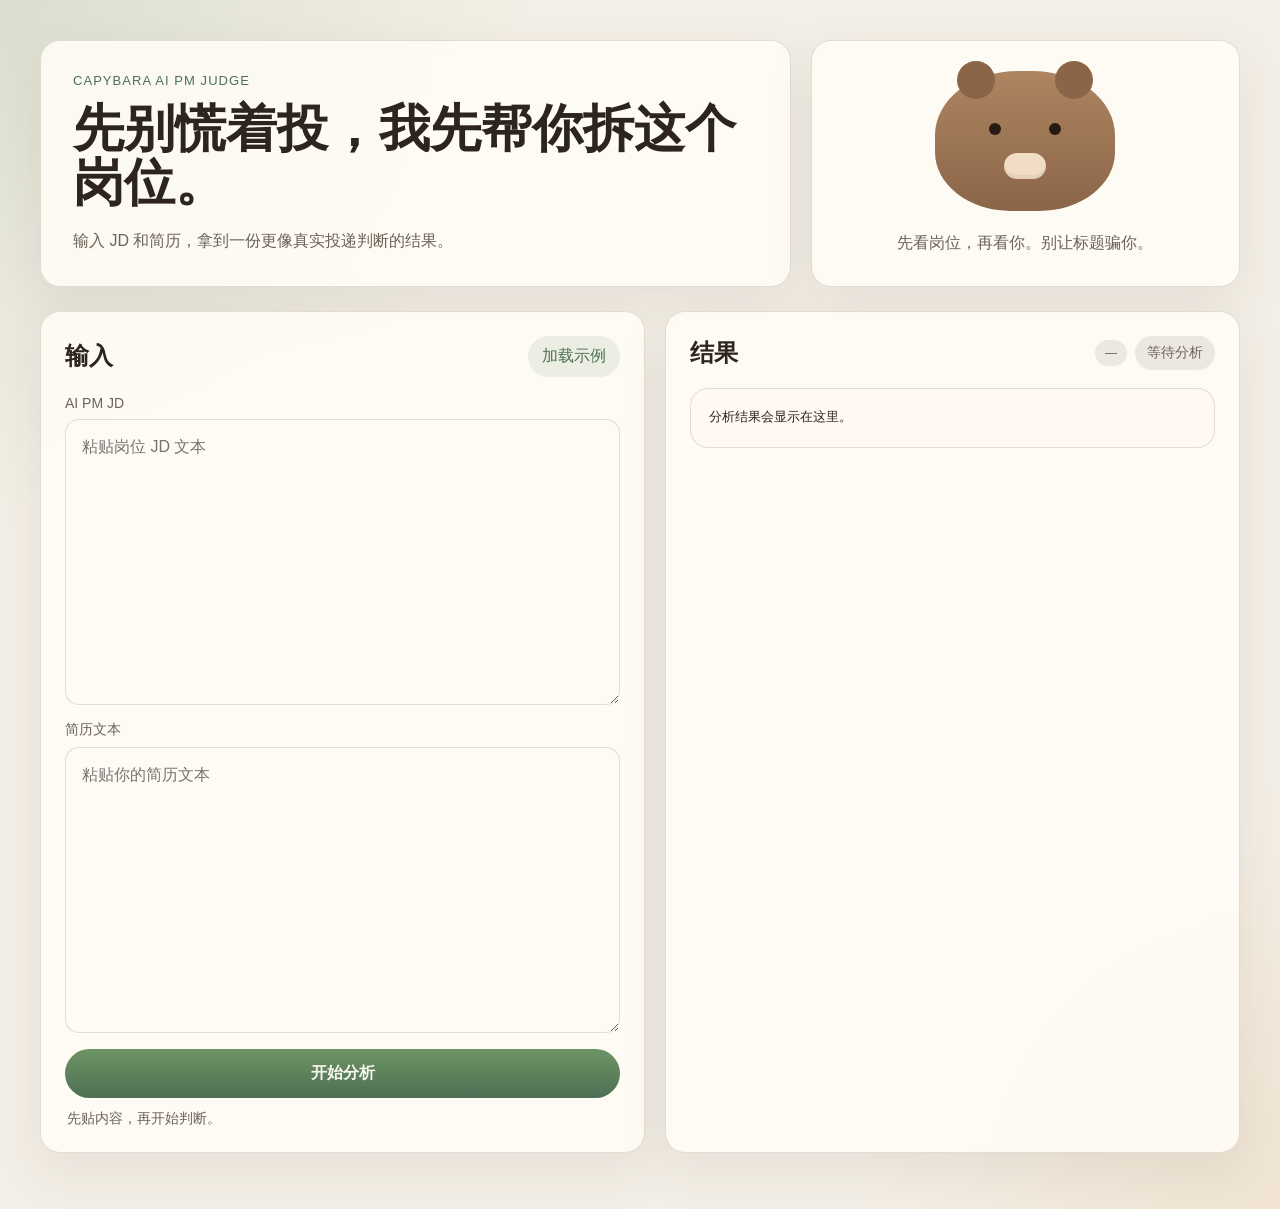
<file: static/index.html>
<!DOCTYPE html>
<html lang="zh-CN">
  <head>
    <meta charset="UTF-8" />
    <meta name="viewport" content="width=device-width, initial-scale=1.0" />
    <title>AI PM 岗位判断工具</title>
    <link rel="stylesheet" href="/static/styles.css" />
  </head>
  <body>
    <main class="page-shell">
      <section class="hero">
        <div class="hero-copy">
          <p class="eyebrow">Capybara AI PM Judge</p>
          <h1>先别慌着投，我先帮你拆这个岗位。</h1>
          <p class="subtitle">
            输入 JD 和简历，拿到一份更像真实投递判断的结果。
          </p>
        </div>
        <div class="capybara-card">
          <div class="capybara-face" aria-hidden="true">
            <span class="ear left"></span>
            <span class="ear right"></span>
            <span class="eye left"></span>
            <span class="eye right"></span>
            <span class="nose"></span>
          </div>
          <p class="capybara-line">先看岗位，再看你。别让标题骗你。</p>
        </div>
      </section>

      <section class="tool-grid">
        <form id="analyze-form" class="panel input-panel">
          <div class="panel-head">
            <h2>输入</h2>
            <button type="button" id="load-demo" class="ghost-button">加载示例</button>
          </div>

          <label class="field">
            <span>AI PM JD</span>
            <textarea
              id="jd-text"
              name="jd_text"
              rows="10"
              placeholder="粘贴岗位 JD 文本"
              required
            ></textarea>
          </label>

          <label class="field">
            <span>简历文本</span>
            <textarea
              id="resume-text"
              name="resume_text"
              rows="10"
              placeholder="粘贴你的简历文本"
              required
            ></textarea>
          </label>

          <button type="submit" id="submit-button" class="primary-button">开始分析</button>
          <p id="status-line" class="status-line">先贴内容，再开始判断。</p>
        </form>

        <section class="panel result-panel" id="result-panel">
          <div class="panel-head">
            <h2>结果</h2>
            <div class="badge-group">
              <span class="version-badge" id="workflow-version">—</span>
              <span class="result-badge idle" id="recommendation-badge">等待分析</span>
            </div>
          </div>

          <pre id="raw-output" class="raw-output">分析结果会显示在这里。</pre>
        </section>
      </section>
    </main>

    <script src="/static/app.js"></script>
  </body>
</html>
</file>
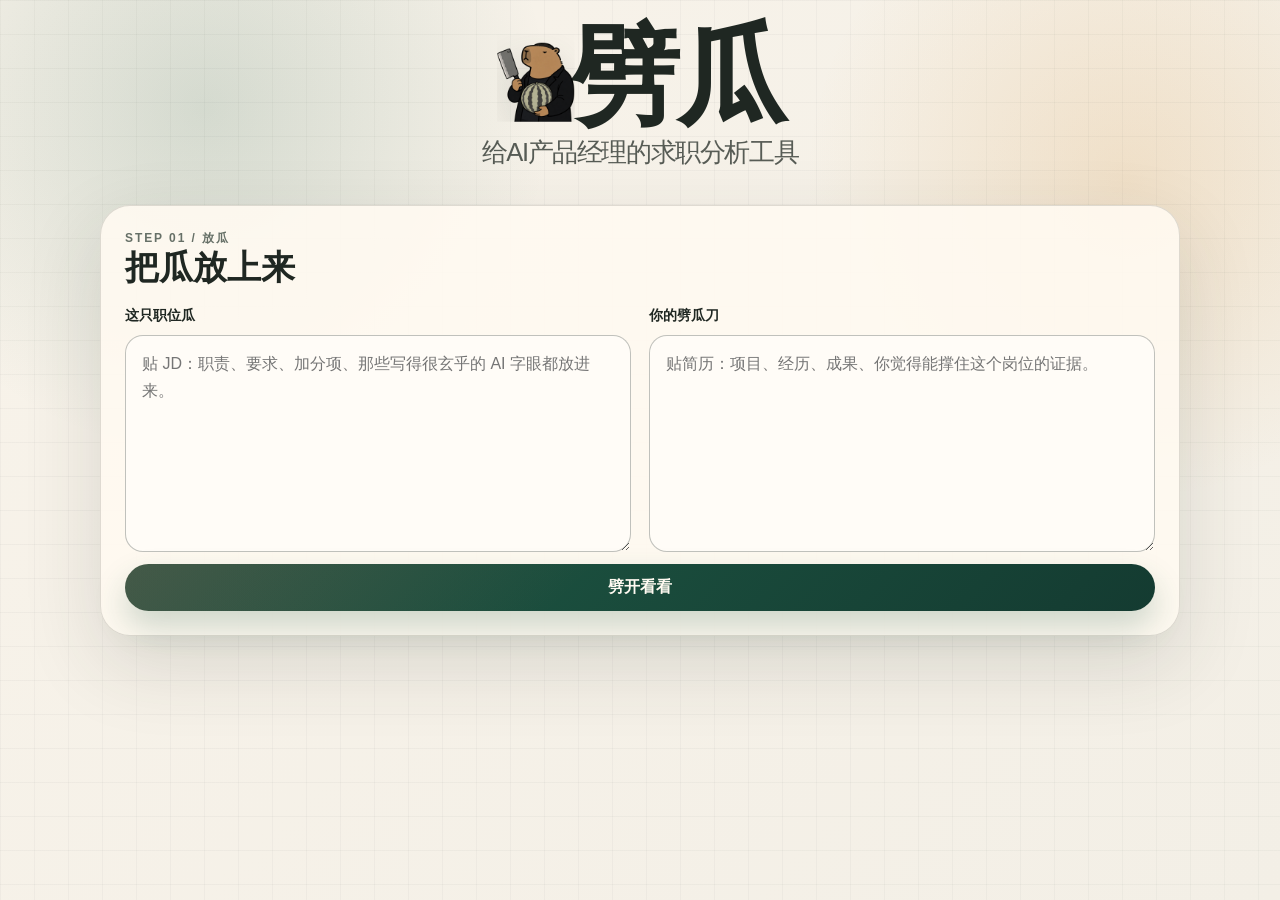
<file: static/design-preview-01.html>
<!DOCTYPE html>
<html lang="zh-CN">
  <head>
    <meta charset="UTF-8" />
    <meta name="viewport" content="width=device-width, initial-scale=1.0" />
    <title>劈瓜 - 三步交互预览 01</title>
    <link rel="stylesheet" href="design-preview-01.css" />
  </head>
  <body>
    <main class="preview-page" id="preview-page" data-state="input">
      <div class="corner-brand" aria-hidden="true">劈瓜</div>

      <header class="topbar" aria-label="页面说明">
        <div class="brand-lockup">
          <div class="brand-row">
            <img
              class="hero-mark"
              src="/static/assets/pigua/frame-01.png"
              alt="拿着刀和西瓜的卡皮巴拉"
            />
            <h1>劈瓜</h1>
          </div>
          <p class="hero-subtitle">给AI产品经理的求职分析工具</p>
        </div>
      </header>

      <section class="material-summary" id="material-summary" hidden>
        <div>
          <span class="summary-dot" aria-hidden="true"></span>
          <strong>瓜和刀都收好了</strong>
          <p>职位瓜和你的劈瓜刀已保留在本页，仅用于这次交互预览。</p>
        </div>
        <div class="summary-actions">
          <button class="quiet-button" type="button" id="toggle-materials">展开查看</button>
          <button class="quiet-button" type="button" id="reset-button">重新输入</button>
        </div>
      </section>

      <section class="material-detail" id="material-detail" hidden>
        <article>
          <span>这只职位瓜</span>
          <p id="jd-preview"></p>
        </article>
        <article>
          <span>你的劈瓜刀</span>
          <p id="resume-preview"></p>
        </article>
      </section>

      <section class="view input-view" id="input-view" aria-labelledby="input-title">
        <form class="input-card" id="preview-form">
          <div class="card-head">
            <p class="section-label">Step 01 / 放瓜</p>
            <h2 id="input-title">把瓜放上来</h2>
          </div>

          <div class="input-grid">
            <label class="field">
              <span>这只职位瓜</span>
              <textarea
                id="jd-text"
                rows="7"
                placeholder="贴 JD：职责、要求、加分项、那些写得很玄乎的 AI 字眼都放进来。"
              ></textarea>
            </label>

            <label class="field">
              <span>你的劈瓜刀</span>
              <textarea
                id="resume-text"
                rows="7"
                placeholder="贴简历：项目、经历、成果、你觉得能撑住这个岗位的证据。"
              ></textarea>
            </label>
          </div>

          <p class="form-error" id="form-error" role="alert" hidden>瓜和刀都得有，不然劈不了。</p>
          <button class="primary-button" type="submit">劈开看看</button>
        </form>
      </section>

      <section class="view loading-view" id="loading-view" aria-labelledby="loading-title" hidden>
        <div class="loading-card">
          <div class="loading-hero">
            <div class="loading-mascot" aria-label="卡皮巴拉正在劈瓜">
              <img
                id="mascot-frame"
                src="/static/assets/pigua/frame-01.png"
                alt="卡皮巴拉正在劈开一只职位瓜"
              />
              <div class="mascot-placeholder" id="mascot-placeholder" hidden>
                <strong>卡皮巴拉劈瓜.gif</strong>
                <span>把多模态帧图放到 static/assets/pigua/ 后会自动播放。</span>
              </div>
            </div>
          </div>
          <div class="card-head centered">
            <p class="section-label">Step 02 / 劈瓜</p>
            <h2 id="loading-title">正在劈瓜</h2>
          </div>

          <div class="loading-progress" aria-label="分析步骤">
            <div class="loading-progress-track" aria-hidden="true">
              <div class="loading-progress-fill"></div>
            </div>
            <ol class="loading-progress-steps">
              <li>
                <span class="progress-dot" aria-hidden="true"></span>
                <strong>看瓜皮</strong>
                <em>岗位标题有没有虚标</em>
              </li>
              <li>
                <span class="progress-dot" aria-hidden="true"></span>
                <strong>掂重量</strong>
                <em>JD 要求是不是离谱</em>
              </li>
              <li>
                <span class="progress-dot" aria-hidden="true"></span>
                <strong>找吸铁石</strong>
                <em>识别伪 AI 和外包味</em>
              </li>
              <li>
                <span class="progress-dot" aria-hidden="true"></span>
                <strong>看瓜瓤</strong>
                <em>匹配你的真实经历</em>
              </li>
            </ol>
          </div>
        </div>
      </section>

      <section class="view result-view" id="result-view" aria-labelledby="result-title" hidden>
        <div class="result-output-card">
          <div class="result-output-head">
            <p class="section-label">Step 03 / 看瓤</p>
            <h2 id="result-title">验瓜结果</h2>
          </div>
          <article class="result-output" aria-label="分析结果">
            <p>
              半熟，可投，但别裸投。
            </p>
            <p>
              这只职位瓜不是生瓜蛋子，岗位更偏真 AI 应用型 PM，不是纯算法或模型训练岗位。
              你有用户场景拆解、需求优先级和跨团队推进的相近经历，可以投。
            </p>
            <p>
              但现在的问题是：你的简历表达还没有把 AI 产品判断、能力边界、效果评估和落地证据劈出来。
              部分经历看起来像项目协同记录，不像产品负责人做出的关键判断。
            </p>
            <p>
              投之前先补刀：把最相关的一段经历改成“业务问题 -> AI 方案 -> 指标变化 -> 你的判断”。
              再准备两个反问：岗位 AI 能力成熟度，以及 PM 对效果指标的 ownership。
            </p>
          </article>
          <button class="primary-button result-action" type="button" id="result-reset-button">换个瓜再劈</button>
        </div>
      </section>
    </main>

    <script src="design-preview-01.js"></script>
  </body>
</html>
</file>
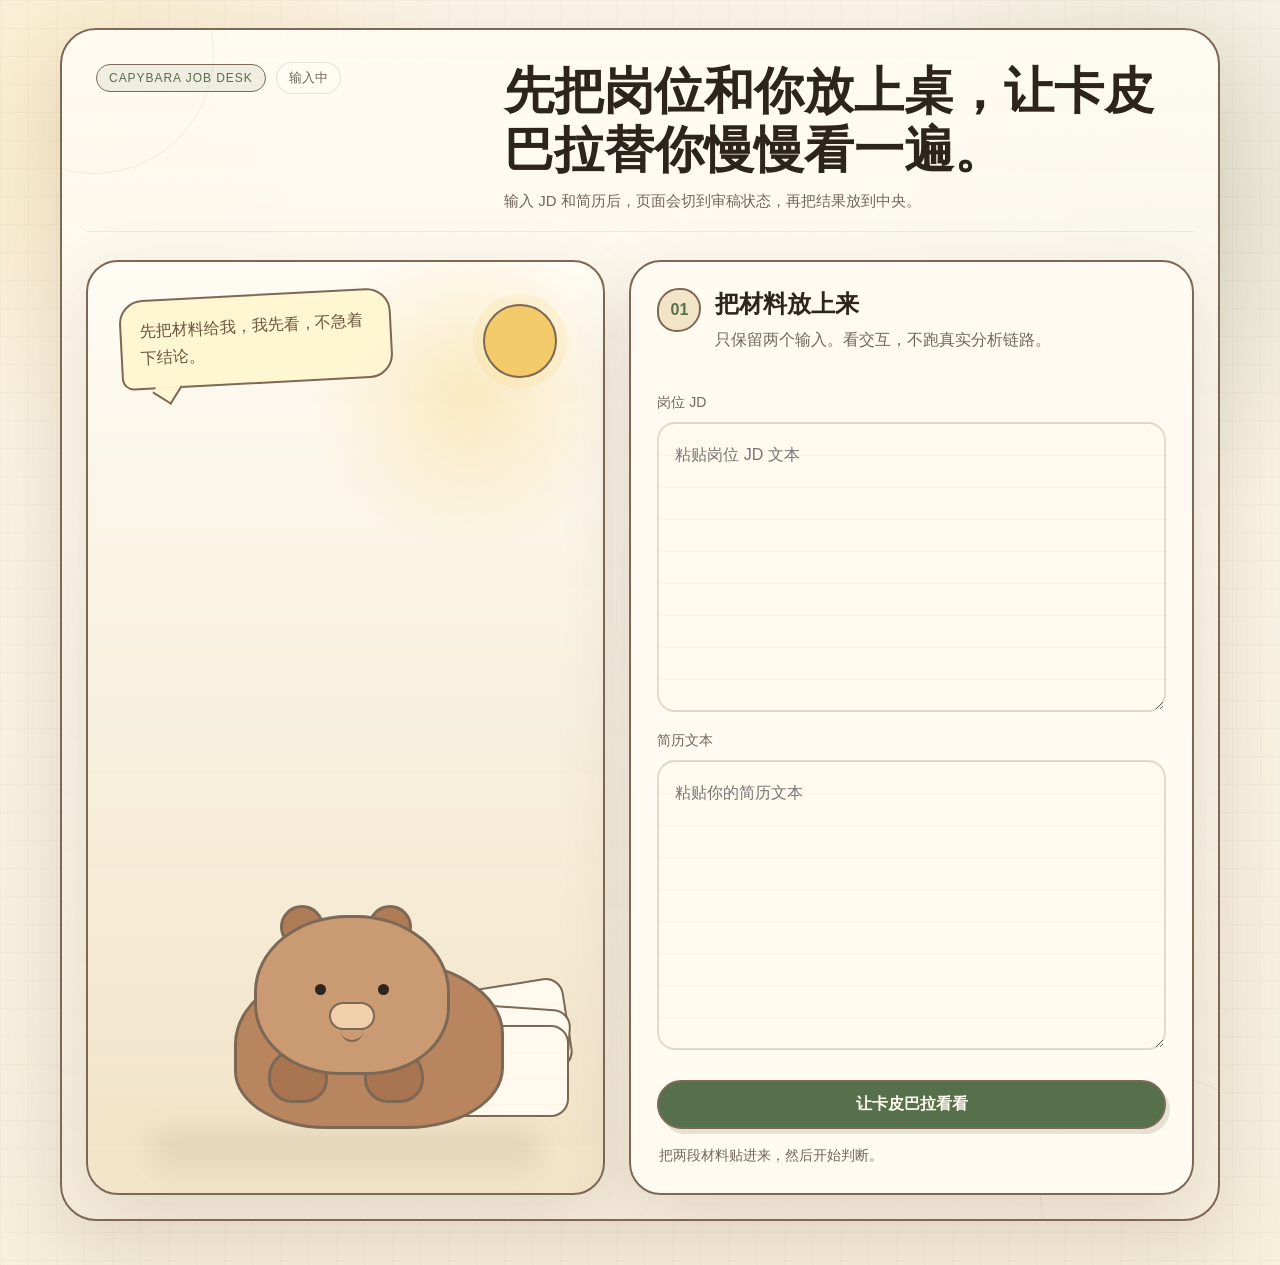
<file: static/design-preview.html>
<!DOCTYPE html>
<html lang="zh-CN">
  <head>
    <meta charset="UTF-8" />
    <meta name="viewport" content="width=device-width, initial-scale=1.0" />
    <title>AI PM 岗位判断工具 - 交互验证</title>
    <link rel="stylesheet" href="design-preview.css" />
  </head>
  <body>
    <main class="preview-shell state-input" id="preview-shell" data-state="input">
      <section class="stage-card">
        <div class="texture-orbit orbit-left"></div>
        <div class="texture-orbit orbit-right"></div>

        <header class="hero-head">
          <div class="hero-meta">
            <p class="eyebrow">Capybara Job Desk</p>
            <span class="state-chip" id="state-chip">输入中</span>
          </div>
          <div class="hero-copy">
            <h1>先把岗位和你放上桌，让卡皮巴拉替你慢慢看一遍。</h1>
            <p class="hero-note" id="hero-note">
              这里不是催投页。先贴 JD 和简历，再看它给你的那一句判断。
            </p>
          </div>
        </header>

        <section class="stage-scene" aria-live="polite">
          <div class="capybara-stage" aria-label="卡皮巴拉在桌前帮你看材料">
            <div class="desk-halo"></div>
            <div class="capybara-scene" id="capybara-scene">
              <div class="scene-sun"></div>
              <div class="speech-bubble" id="speech-bubble">
                <p id="bubble-text">先把材料给我，我先看，不急着下结论。</p>
              </div>
              <div class="paper-stack" aria-hidden="true">
                <span class="paper paper-back"></span>
                <span class="paper paper-mid"></span>
                <span class="paper paper-top"></span>
                <span class="stamp-mark"></span>
              </div>
              <div class="capybara" aria-hidden="true">
                <span class="ear ear-left"></span>
                <span class="ear ear-right"></span>
                <span class="face">
                  <i class="eye eye-left"></i>
                  <i class="eye eye-right"></i>
                  <i class="nose"></i>
                  <i class="mouth"></i>
                </span>
                <span class="body"></span>
                <span class="paw paw-left"></span>
                <span class="paw paw-right"></span>
              </div>
            </div>
          </div>

          <div class="workflow-panel" id="workflow-panel">
            <form class="input-panel" id="preview-form">
              <div class="panel-head">
                <span class="panel-index">01</span>
                <div>
                  <h2>把材料放上来</h2>
                  <p>只保留两个输入。看交互，不跑真实分析链路。</p>
                </div>
              </div>

              <label class="field">
                <span>岗位 JD</span>
                <textarea id="jd-text" rows="8" placeholder="粘贴岗位 JD 文本"></textarea>
              </label>

              <label class="field">
                <span>简历文本</span>
                <textarea id="resume-text" rows="8" placeholder="粘贴你的简历文本"></textarea>
              </label>

              <button class="primary-button" type="submit" id="analyze-button">
                让卡皮巴拉看看
              </button>
              <p class="status-line" id="status-line">输入完成后，点击按钮进入审稿状态。</p>
            </form>

            <section class="loading-panel" id="loading-panel" hidden>
              <div class="panel-head compact">
                <span class="panel-index">02</span>
                <div>
                  <h2>它在审稿</h2>
                  <p>先别催。它在划重点、翻纸、准备给你一句结论。</p>
                </div>
              </div>
              <div class="loading-meter" aria-hidden="true">
                <span></span>
                <span></span>
                <span></span>
              </div>
              <p class="loading-copy" id="loading-copy">正在对照 JD 和简历，把不该忽略的地方圈出来。</p>
            </section>

            <section class="collapsed-panel" id="collapsed-panel" hidden>
              <div class="collapsed-head">
                <div>
                  <span class="panel-index small">01</span>
                  <strong>输入内容已收起</strong>
                </div>
                <div class="collapsed-actions">
                  <button class="soft-button" type="button" id="toggle-input-preview">展开查看</button>
                  <button class="soft-button" type="button" id="back-to-input">返回输入</button>
                </div>
              </div>
              <div class="collapsed-body" id="collapsed-body" hidden>
                <article>
                  <h3>岗位 JD</h3>
                  <p id="collapsed-jd"></p>
                </article>
                <article>
                  <h3>简历文本</h3>
                  <p id="collapsed-resume"></p>
                </article>
              </div>
            </section>
          </div>
        </section>

        <section class="result-stage" id="result-stage" hidden>
          <div class="result-card" id="result-card">
            <div class="result-head">
              <span class="result-index">03</span>
              <div>
                <p class="result-kicker">卡皮巴拉看完了</p>
                <h2>一句判断</h2>
              </div>
            </div>
            <div class="result-bubble">
              <p id="result-text">这句判断会在这里出现。</p>
            </div>
            <div class="result-actions">
              <button class="secondary-button" type="button" id="result-back-button">重新放材料</button>
            </div>
          </div>
        </section>
      </section>
    </main>

    <script src="design-preview.js"></script>
  </body>
</html>
</file>
<file: static/styles.css>
:root {
  --bg: #f4efe6;
  --surface: rgba(255, 252, 246, 0.88);
  --surface-strong: #fffaf2;
  --ink: #2d241d;
  --muted: #6d6257;
  --line: rgba(104, 85, 68, 0.18);
  --accent: #6d9464;
  --accent-strong: #4d7053;
  --warn: #c97d52;
  --shadow: 0 18px 50px rgba(65, 47, 34, 0.08);
}

* {
  box-sizing: border-box;
}

body {
  margin: 0;
  font-family: "PingFang SC", "Hiragino Sans GB", "Noto Sans SC", sans-serif;
  color: var(--ink);
  background:
    radial-gradient(circle at top left, rgba(153, 180, 144, 0.28), transparent 30%),
    radial-gradient(circle at bottom right, rgba(234, 209, 177, 0.4), transparent 24%),
    var(--bg);
}

.page-shell {
  width: min(1200px, calc(100vw - 32px));
  margin: 0 auto;
  padding: 40px 0 56px;
}

.hero {
  display: grid;
  grid-template-columns: minmax(0, 1.4fr) minmax(280px, 0.8fr);
  gap: 20px;
  align-items: stretch;
  margin-bottom: 24px;
}

.hero-copy,
.capybara-card,
.panel {
  background: var(--surface);
  backdrop-filter: blur(10px);
  border: 1px solid var(--line);
  border-radius: 20px;
  box-shadow: var(--shadow);
}

.hero-copy {
  padding: 32px;
}

.eyebrow {
  margin: 0 0 14px;
  font-size: 13px;
  letter-spacing: 0.08em;
  text-transform: uppercase;
  color: var(--accent-strong);
}

h1 {
  margin: 0;
  font-size: clamp(32px, 4vw, 52px);
  line-height: 1.05;
}

.subtitle {
  margin: 18px 0 0;
  font-size: 16px;
  line-height: 1.65;
  color: var(--muted);
  max-width: 42rem;
}

.capybara-card {
  padding: 28px 24px;
  display: flex;
  flex-direction: column;
  justify-content: center;
  gap: 18px;
}

.capybara-face {
  width: 180px;
  height: 140px;
  margin: 0 auto;
  position: relative;
  border-radius: 46% 46% 42% 42%;
  background: linear-gradient(180deg, #ae8560, #8a6548);
  animation: floaty 3.4s ease-in-out infinite;
}

.ear,
.eye,
.nose {
  position: absolute;
  display: block;
}

.ear {
  top: -10px;
  width: 38px;
  height: 38px;
  background: #8a6548;
  border-radius: 50%;
}

.ear.left {
  left: 22px;
}

.ear.right {
  right: 22px;
}

.eye {
  top: 52px;
  width: 12px;
  height: 12px;
  background: #271a13;
  border-radius: 50%;
}

.eye.left {
  left: 54px;
}

.eye.right {
  right: 54px;
}

.nose {
  bottom: 32px;
  left: 50%;
  width: 42px;
  height: 26px;
  transform: translateX(-50%);
  border-radius: 46px;
  background: #f1ddc6;
  box-shadow: inset 0 -4px 0 rgba(79, 49, 34, 0.08);
}

.capybara-line {
  margin: 0;
  text-align: center;
  line-height: 1.7;
  color: var(--muted);
}

.tool-grid {
  display: grid;
  grid-template-columns: minmax(0, 1fr) minmax(0, 0.95fr);
  gap: 20px;
}

.panel {
  padding: 24px;
}

.raw-output {
  margin: 0;
  padding: 18px;
  border-radius: 18px;
  background: rgba(255, 250, 242, 0.88);
  border: 1px solid var(--line);
  font-family: ui-monospace, SFMono-Regular, Menlo, Monaco, Consolas, monospace;
  font-size: 13px;
  line-height: 1.7;
  white-space: pre-wrap;
  word-break: break-word;
  color: var(--ink);
  max-height: 70vh;
  overflow: auto;
}

.panel-head {
  display: flex;
  justify-content: space-between;
  align-items: center;
  gap: 12px;
  margin-bottom: 18px;
}

.panel-head h2,
.result-block h3 {
  margin: 0;
}

.field {
  display: grid;
  gap: 8px;
  margin-bottom: 16px;
}

.field span,
.metric-label {
  color: var(--muted);
  font-size: 14px;
}

textarea,
select {
  width: 100%;
  border: 1px solid var(--line);
  border-radius: 14px;
  background: var(--surface-strong);
  padding: 14px 16px;
  font: inherit;
  color: var(--ink);
}

textarea {
  resize: vertical;
  min-height: 160px;
  line-height: 1.6;
}

.select-grid {
  display: grid;
  grid-template-columns: 1fr 1fr;
  gap: 14px;
}

.primary-button,
.ghost-button {
  border: 0;
  border-radius: 999px;
  font: inherit;
  cursor: pointer;
}

.primary-button {
  width: 100%;
  padding: 14px 18px;
  background: linear-gradient(180deg, var(--accent), var(--accent-strong));
  color: #f9f6ef;
  font-weight: 600;
}

.primary-button:disabled {
  opacity: 0.7;
  cursor: wait;
}

.ghost-button {
  background: rgba(109, 148, 100, 0.12);
  color: var(--accent-strong);
  padding: 10px 14px;
}

.status-line {
  margin: 12px 2px 0;
  font-size: 14px;
  color: var(--muted);
}

.badge-group {
  display: inline-flex;
  align-items: center;
  gap: 8px;
}

.version-badge {
  display: inline-flex;
  align-items: center;
  padding: 6px 10px;
  border-radius: 999px;
  font-size: 12px;
  background: rgba(106, 98, 87, 0.12);
  color: var(--muted);
}

.result-badge {
  display: inline-flex;
  align-items: center;
  padding: 8px 12px;
  border-radius: 999px;
  font-size: 14px;
  background: rgba(109, 148, 100, 0.12);
  color: var(--accent-strong);
}

.result-badge.idle {
  background: rgba(106, 98, 87, 0.12);
  color: var(--muted);
}

.result-summary {
  padding: 16px 18px;
  border-radius: 18px;
  background: rgba(255, 250, 242, 0.88);
  border: 1px solid var(--line);
}

.summary-text {
  margin: 0;
  font-size: 18px;
  line-height: 1.6;
}

.metrics-row {
  display: grid;
  grid-template-columns: 1fr 1fr;
  gap: 14px;
  margin: 16px 0;
}

.insight-grid {
  display: grid;
  grid-template-columns: 1fr 1fr;
  gap: 14px;
  margin-bottom: 14px;
}

.metric-card {
  padding: 18px;
  border-radius: 18px;
  background: rgba(255, 250, 242, 0.78);
  border: 1px solid var(--line);
}

.metric-value {
  display: block;
  margin-top: 10px;
  font-size: 34px;
  line-height: 1;
}

.metric-value.small {
  font-size: 22px;
  line-height: 1.35;
}

.result-sections {
  display: grid;
  gap: 14px;
}

.result-block {
  padding: 18px;
  border-radius: 18px;
  background: rgba(255, 250, 242, 0.78);
  border: 1px solid var(--line);
}

.compact-block {
  padding: 16px 18px;
}

.panel-subhead {
  display: flex;
  align-items: baseline;
  justify-content: space-between;
  gap: 12px;
}

.subhead-note {
  font-size: 13px;
  color: var(--muted);
}

.kv-list {
  margin: 12px 0 0;
  display: grid;
  gap: 10px;
}

.kv-row {
  display: flex;
  justify-content: space-between;
  gap: 12px;
  padding-bottom: 10px;
  border-bottom: 1px solid rgba(104, 85, 68, 0.1);
}

.kv-row:last-child {
  padding-bottom: 0;
  border-bottom: 0;
}

.kv-row dt,
.kv-row dd {
  margin: 0;
  font-size: 14px;
}

.kv-row dt {
  color: var(--muted);
}

.kv-row dd {
  text-align: right;
  color: var(--ink);
  font-weight: 600;
}

.kv-row.full-row {
  flex-direction: column;
  align-items: flex-start;
  gap: 8px;
}

.kv-row.full-row dd {
  text-align: left;
  width: 100%;
}

.result-list.compact {
  padding-left: 16px;
  margin: 0;
}

.result-list.compact li {
  margin-bottom: 6px;
}

.result-list.compact li:last-child {
  margin-bottom: 0;
}

.v3-insights {
  margin-top: 16px;
}

.dimension-list {
  margin-top: 12px;
  display: grid;
  gap: 10px;
}

.dimension-item {
  display: grid;
  gap: 8px;
}

.dimension-item.empty {
  color: var(--muted);
  font-size: 14px;
}

.dimension-head {
  display: flex;
  align-items: center;
  justify-content: space-between;
  gap: 12px;
  font-size: 14px;
}

.dimension-label {
  color: var(--ink);
}

.dimension-score {
  color: var(--muted);
}

.dimension-bar {
  position: relative;
  width: 100%;
  height: 10px;
  border-radius: 999px;
  background: rgba(109, 148, 100, 0.12);
  overflow: hidden;
}

.dimension-bar-fill {
  position: absolute;
  inset: 0 auto 0 0;
  border-radius: 999px;
  background: linear-gradient(90deg, var(--accent), var(--accent-strong));
}

.result-list {
  margin: 12px 0 0;
  padding-left: 18px;
  color: var(--muted);
  line-height: 1.7;
}

@keyframes floaty {
  0%,
  100% {
    transform: translateY(0);
  }
  50% {
    transform: translateY(-6px);
  }
}

@media (max-width: 920px) {
  .hero,
  .tool-grid,
  .select-grid,
  .metrics-row,
  .insight-grid {
    grid-template-columns: 1fr;
  }

  .page-shell {
    width: min(100vw - 20px, 1200px);
    padding-top: 18px;
  }

  .hero-copy,
  .capybara-card,
  .panel {
    padding: 20px;
  }
}
</file>
<file: static/design-preview-01.css>
:root {
  --bg: #f3efe6;
  --surface: #fffaf1;
  --surface-soft: rgba(255, 250, 241, 0.72);
  --ink: #1f2722;
  --muted: #667067;
  --line: rgba(31, 39, 34, 0.14);
  --line-strong: rgba(31, 39, 34, 0.28);
  --green: #1f5b46;
  --green-soft: #dfe9df;
  --melon: #2f8d5b;
  --melon-red: #d9534f;
  --amber: #d69035;
  --amber-soft: #f6dfb9;
  --danger: #a0472d;
  --shadow: 0 28px 80px rgba(43, 50, 42, 0.14);
  --radius-lg: 30px;
  --radius-md: 20px;
}

* {
  box-sizing: border-box;
}

[hidden] {
  display: none !important;
}

html,
body {
  min-height: 100%;
}

body {
  margin: 0;
  color: var(--ink);
  font-family:
    "Avenir Next", "PingFang SC", "Hiragino Sans GB", "Noto Sans SC",
    sans-serif;
  background:
    linear-gradient(rgba(31, 39, 34, 0.035) 1px, transparent 1px),
    linear-gradient(90deg, rgba(31, 39, 34, 0.03) 1px, transparent 1px),
    radial-gradient(circle at 16% 12%, rgba(31, 91, 70, 0.16), transparent 26%),
    radial-gradient(circle at 88% 20%, rgba(214, 144, 53, 0.18), transparent 24%),
    linear-gradient(135deg, #f8f3ea 0%, var(--bg) 100%);
  background-size: 34px 34px, 34px 34px, auto, auto, auto;
}

button,
textarea {
  font: inherit;
}

button {
  cursor: pointer;
}

.preview-page {
  width: min(1180px, calc(100vw - 24px));
  margin: 0 auto;
  padding: 28px 0 38px;
}

.topbar {
  display: flex;
  justify-content: center;
  margin-bottom: 36px;
}

.eyebrow,
.section-label {
  margin: 0 0 10px;
  color: var(--green);
  font-size: 12px;
  font-weight: 800;
  letter-spacing: 0.16em;
  text-transform: uppercase;
}

h1,
h2,
h3,
p {
  margin-top: 0;
}

h1 {
  margin: 0 0 0 -10px;
  font-family: Georgia, "Songti SC", serif;
  font-size: clamp(96px, 8.6vw, 128px);
  line-height: 0.9;
  letter-spacing: -0.035em;
}

.brand-lockup {
  display: inline-grid;
  justify-items: stretch;
  text-align: left;
  --mark-trim: clamp(18px, 1.6vw, 24px);
}

.brand-row {
  display: flex;
  align-items: center;
  justify-content: center;
  gap: 6px;
}

.hero-mark {
  display: block;
  width: clamp(108px, 9.2vw, 136px);
  height: auto;
  margin: 0 calc(var(--mark-trim) * -1);
  object-fit: contain;
  clip-path: inset(0 17% 0 17%);
  filter: drop-shadow(0 12px 18px rgba(31, 39, 34, 0.13));
}

.hero-subtitle {
  justify-self: stretch;
  margin: 10px 0 0;
  color: rgba(31, 39, 34, 0.74);
  font-family:
    "Avenir Next", "PingFang SC", "Hiragino Sans GB", "Noto Sans SC",
    sans-serif;
  font-size: clamp(22px, 2vw, 29px);
  font-weight: 500;
  line-height: 1.25;
  letter-spacing: -0.055em;
  text-align: center;
}

.mascot-placeholder {
  position: absolute;
  inset: 0;
  display: grid;
  align-content: center;
  gap: 8px;
  padding: 18px;
  color: var(--green);
  text-align: center;
}

.mascot-placeholder strong {
  font-size: 20px;
}

.mascot-placeholder span {
  font-size: 13px;
  line-height: 1.5;
}

.material-summary {
  display: flex;
  justify-content: space-between;
  gap: 18px;
  align-items: center;
  margin-bottom: 18px;
  padding: 16px 18px;
  border: 1px solid var(--line);
  border-radius: var(--radius-md);
  background: rgba(255, 250, 241, 0.86);
  box-shadow: 0 16px 44px rgba(43, 50, 42, 0.08);
}

.material-summary > div:first-child {
  display: grid;
  grid-template-columns: auto 1fr;
  column-gap: 12px;
  align-items: center;
}

.material-summary p {
  grid-column: 2;
  margin: 2px 0 0;
  color: var(--muted);
  font-size: 14px;
}

.summary-dot {
  width: 12px;
  height: 12px;
  border-radius: 999px;
  background: var(--melon-red);
  box-shadow: 0 0 0 7px rgba(217, 83, 79, 0.14);
}

.summary-actions {
  display: flex;
  gap: 10px;
  flex-wrap: wrap;
  justify-content: flex-end;
}

.preview-page[data-state="loading"] .summary-actions {
  display: none;
}

.preview-page[data-state="loading"] .topbar,
.preview-page[data-state="loading"] .material-summary,
.preview-page[data-state="result"] .topbar,
.preview-page[data-state="result"] .material-summary {
  display: none;
}

.preview-page[data-state="loading"],
.preview-page[data-state="result"] {
  position: relative;
}

.corner-brand {
  display: none;
}

.preview-page[data-state="loading"] .corner-brand,
.preview-page[data-state="result"] .corner-brand {
  position: fixed;
  top: 118px;
  left: 52px;
  z-index: 2;
  display: block;
  font-family: Georgia, "Songti SC", serif;
  font-size: clamp(48px, 4.8vw, 76px);
  line-height: 1;
  letter-spacing: 0;
  pointer-events: none;
}

.quiet-button,
.primary-button {
  min-height: 46px;
  border-radius: 999px;
  transition:
    transform 180ms ease,
    box-shadow 180ms ease,
    background 180ms ease;
}

.quiet-button {
  padding: 10px 15px;
  border: 1px solid var(--line-strong);
  color: var(--ink);
  background: rgba(255, 250, 241, 0.78);
}

.primary-button {
  width: 100%;
  padding: 13px 18px;
  border: 0;
  color: #fffaf1;
  background:
    linear-gradient(135deg, rgba(217, 83, 79, 0.2), transparent 44%),
    linear-gradient(135deg, #1f5b46, #143b31);
  box-shadow: 0 16px 32px rgba(31, 91, 70, 0.22);
  font-weight: 800;
}

.quiet-button:hover,
.primary-button:hover {
  transform: translateY(-2px);
}

.material-detail {
  display: grid;
  grid-template-columns: 1fr 1fr;
  gap: 14px;
  margin-bottom: 18px;
}

.material-detail article {
  max-height: 220px;
  overflow: auto;
  padding: 16px;
  border: 1px solid var(--line);
  border-radius: var(--radius-md);
  background: rgba(255, 250, 241, 0.82);
}

.material-detail span {
  display: block;
  margin-bottom: 8px;
  color: var(--green);
  font-size: 13px;
  font-weight: 800;
}

.material-detail p {
  margin: 0;
  color: var(--muted);
  line-height: 1.7;
  white-space: pre-wrap;
}

.view {
  animation: liftIn 360ms ease both;
}

.input-view {
  display: grid;
  min-height: auto;
  place-items: center;
}

.input-card,
.loading-card,
.result-output-card {
  border: 1px solid var(--line);
  background: rgba(255, 250, 241, 0.9);
  box-shadow: var(--shadow);
}

.input-card {
  width: min(1080px, 100%);
  padding: 22px 24px 24px;
  border-radius: var(--radius-lg);
}

.card-head {
  margin-bottom: 22px;
}

.card-head.centered {
  max-width: 620px;
  margin: 0 auto 20px;
  text-align: center;
}

.card-head h2 {
  margin-bottom: 0;
  font-size: clamp(26px, 2.9vw, 34px);
  line-height: 1.08;
}

.card-head p {
  margin-bottom: 0;
  color: var(--muted);
  line-height: 1.72;
}

.input-grid {
  display: grid;
  grid-template-columns: 1fr 1fr;
  gap: 18px;
}

.field {
  display: grid;
  gap: 10px;
  margin-bottom: 12px;
}

.field span {
  color: var(--ink);
  font-size: 14px;
  font-weight: 800;
}

textarea {
  width: 100%;
  min-height: 188px;
  resize: vertical;
  padding: 15px 16px;
  border: 1px solid var(--line-strong);
  border-radius: 18px;
  outline: none;
  color: var(--ink);
  background: rgba(255, 253, 248, 0.86);
  line-height: 1.65;
}

textarea:focus {
  border-color: var(--green);
  box-shadow: 0 0 0 4px rgba(31, 91, 70, 0.1);
}

.form-error {
  margin: 0 0 12px;
  color: var(--danger);
  font-size: 14px;
  font-weight: 700;
}

.loading-view {
  display: grid;
  min-height: 560px;
  place-items: center;
}

.loading-card {
  position: relative;
  width: min(920px, 100%);
  padding: 40px;
  border-radius: var(--radius-lg);
}

.loading-hero {
  display: grid;
  justify-items: center;
  margin-bottom: 12px;
}

.loading-mascot {
  position: relative;
  width: min(340px, 100%);
  aspect-ratio: 4 / 3;
  margin: 0 auto;
  border-radius: 24px;
  background:
    radial-gradient(circle at 42% 48%, rgba(47, 141, 91, 0.16), transparent 42%),
    radial-gradient(circle at 78% 22%, rgba(214, 144, 53, 0.16), transparent 34%);
  overflow: hidden;
}

.loading-mascot img {
  display: block;
  width: 100%;
  height: 100%;
  object-fit: contain;
  filter: drop-shadow(0 18px 24px rgba(31, 39, 34, 0.2));
}

.loading-progress {
  position: relative;
  margin-top: 18px;
  padding: 24px 0 0;
}

.loading-progress-track {
  position: relative;
  height: 14px;
  border-radius: 999px;
  background: rgba(31, 39, 34, 0.09);
  overflow: hidden;
}

.loading-progress-fill {
  width: 100%;
  height: 100%;
  transform-origin: left center;
  transform: scaleX(0);
  border-radius: inherit;
  background:
    linear-gradient(90deg, rgba(214, 144, 53, 0.28), rgba(47, 141, 91, 0.92)),
    linear-gradient(90deg, #d69035, #2f8d5b);
  animation: loadingFill 6.2s linear infinite;
}

.loading-progress-steps {
  display: grid;
  grid-template-columns: repeat(4, minmax(0, 1fr));
  gap: 10px;
  margin: 0;
  padding: 0;
  list-style: none;
}

.loading-progress-steps li {
  position: relative;
  padding-top: 26px;
  color: var(--muted);
  text-align: center;
  animation: stepFade 6.2s ease-in-out infinite;
}

.loading-progress-steps li:nth-child(1) {
  animation-delay: 0s;
}

.loading-progress-steps li:nth-child(2) {
  animation-delay: 1.55s;
}

.loading-progress-steps li:nth-child(3) {
  animation-delay: 3.1s;
}

.loading-progress-steps li:nth-child(4) {
  animation-delay: 4.65s;
}

.progress-dot {
  position: absolute;
  top: -7px;
  left: 50%;
  z-index: 1;
  width: 28px;
  height: 28px;
  margin-left: -14px;
  border: 6px solid rgba(255, 250, 241, 0.96);
  border-radius: 999px;
  background: #f3c5bb;
  box-shadow:
    0 0 0 1px rgba(217, 83, 79, 0.22),
    inset 0 0 0 7px rgba(217, 83, 79, 0.24);
  animation: pulse 1.4s ease-in-out infinite;
}

.loading-progress-steps li:nth-child(2) .progress-dot {
  animation-delay: 0.16s;
}

.loading-progress-steps li:nth-child(3) .progress-dot {
  animation-delay: 0.32s;
}

.loading-progress-steps li:nth-child(4) .progress-dot {
  animation-delay: 0.48s;
}

.loading-progress-steps strong,
.loading-progress-steps em {
  display: block;
}

.loading-progress-steps strong {
  margin-bottom: 6px;
  color: var(--ink);
  font-size: 16px;
  font-style: normal;
  font-weight: 800;
}

.loading-progress-steps em {
  font-size: 14px;
  font-style: normal;
  font-weight: 600;
  line-height: 1.55;
}

.result-view {
  display: grid;
  min-height: calc(100vh - 66px);
  place-items: center;
}

.result-output-card {
  width: min(1040px, calc(100vw - 320px));
  max-height: min(760px, calc(100vh - 120px));
  overflow: auto;
  padding: 30px;
  border-radius: var(--radius-lg);
}

.result-output-head {
  display: flex;
  justify-content: space-between;
  gap: 18px;
  align-items: end;
  margin-bottom: 18px;
  padding-bottom: 16px;
  border-bottom: 1px solid var(--line);
}

.result-output-head h2 {
  margin: 0;
  font-family: Georgia, "Songti SC", serif;
  font-size: clamp(34px, 4.6vw, 58px);
  line-height: 1.04;
  letter-spacing: -0.04em;
}

.result-output {
  min-height: 390px;
  padding: 26px;
  border: 1px solid var(--line);
  border-radius: 24px;
  background:
    linear-gradient(135deg, rgba(47, 141, 91, 0.08), transparent 62%),
    rgba(255, 253, 248, 0.72);
  color: var(--ink);
  font-size: clamp(17px, 1.45vw, 20px);
  line-height: 1.9;
}

.result-output p {
  margin-bottom: 16px;
}

.result-output p:first-child {
  color: var(--green);
  font-size: clamp(24px, 3vw, 36px);
  font-weight: 900;
  line-height: 1.28;
}

.result-action {
  margin-top: 18px;
}

@keyframes liftIn {
  from {
    opacity: 0;
    transform: translateY(18px);
  }
  to {
    opacity: 1;
    transform: translateY(0);
  }
}

@keyframes pulse {
  0%,
  100% {
    opacity: 0.58;
    transform: scale(0.92);
  }
  50% {
    opacity: 1;
    transform: scale(1);
  }
}

@keyframes loadingFill {
  from {
    transform: scaleX(0);
  }
  to {
    transform: scaleX(1);
  }
}

@keyframes stepFade {
  0%,
  100% {
    opacity: 0.44;
    transform: translateY(0);
  }
  20%,
  38% {
    opacity: 1;
    transform: translateY(-2px);
  }
}

@media (max-width: 860px) {
  .material-detail,
  .input-grid,
  .result-output-head {
    grid-template-columns: 1fr;
  }

  .material-summary {
    align-items: stretch;
    flex-direction: column;
  }

  .summary-actions {
    justify-content: stretch;
  }

  .summary-actions button {
    flex: 1;
  }

  .loading-progress-steps {
    grid-template-columns: 1fr 1fr;
    row-gap: 16px;
  }
}

@media (max-width: 560px) {
  .preview-page {
    width: min(100vw - 16px, 1180px);
    padding-top: 20px;
  }

  h1 {
    font-size: 72px;
    margin-left: -6px;
  }

  .brand-lockup {
    width: min(100%, 360px);
  }

  .brand-row {
    gap: 4px;
  }

  .hero-mark {
    width: 78px;
  }

  .hero-subtitle {
    margin-top: 10px;
    font-size: 22px;
    text-align: center;
  }

  .input-view,
  .loading-view {
    min-height: auto;
  }

  .input-card,
  .loading-card,
  .result-output-card {
    padding: 22px;
    border-radius: 24px;
  }

  .result-output-card {
    width: 100%;
    max-height: none;
  }

  .result-output-head {
    display: block;
  }

  .result-output {
    min-height: 320px;
    padding: 18px;
  }

  textarea {
    min-height: 156px;
  }

  .loading-progress {
    padding-top: 20px;
  }

  .preview-page[data-state="loading"] .corner-brand,
  .preview-page[data-state="result"] .corner-brand {
    top: 22px;
    left: 20px;
    font-size: 42px;
  }

  .loading-progress-steps {
    grid-template-columns: 1fr;
  }

}
</file>
<file: static/design-preview.css>
:root {
  --paper: #f8efde;
  --paper-deep: #f0e1c5;
  --paper-strong: #fff9ee;
  --ink: #2c241d;
  --muted: #72665a;
  --line: #7c6854;
  --line-soft: rgba(124, 104, 84, 0.22);
  --green: #708d63;
  --green-deep: #55704b;
  --sun: #f3cb6b;
  --rose: #d48b77;
  --capy-body: #b8855f;
  --capy-face: #ca9a72;
  --capy-dark: #9a694a;
  --shadow: 0 24px 70px rgba(90, 66, 42, 0.14);
}

* {
  box-sizing: border-box;
}

[hidden] {
  display: none !important;
}

html,
body {
  min-height: 100%;
}

body {
  margin: 0;
  color: var(--ink);
  font-family:
    "LXGW WenKai Screen", "Kaiti SC", "PingFang SC", "Hiragino Sans GB",
    "Noto Sans SC", sans-serif;
  background:
    linear-gradient(rgba(124, 104, 84, 0.045) 1px, transparent 1px),
    linear-gradient(90deg, rgba(124, 104, 84, 0.04) 1px, transparent 1px),
    radial-gradient(circle at 8% 10%, rgba(243, 203, 107, 0.24), transparent 22%),
    radial-gradient(circle at 90% 16%, rgba(112, 141, 99, 0.18), transparent 20%),
    linear-gradient(180deg, #fbf4e7 0%, #f7eedc 100%);
  background-size: 28px 28px, 28px 28px, auto, auto, auto;
}

body::before {
  position: fixed;
  inset: 0;
  z-index: -1;
  pointer-events: none;
  content: "";
  opacity: 0.34;
  background-image:
    radial-gradient(rgba(44, 36, 29, 0.08) 0.7px, transparent 0.7px),
    radial-gradient(rgba(44, 36, 29, 0.05) 0.65px, transparent 0.65px);
  background-position: 0 0, 14px 18px;
  background-size: 34px 34px, 42px 42px;
}

button,
textarea {
  font: inherit;
}

.preview-shell {
  width: min(1160px, calc(100vw - 40px));
  margin: 0 auto;
  padding: 28px 0 44px;
}

.stage-card {
  position: relative;
  overflow: hidden;
  min-height: calc(100vh - 72px);
  padding: 24px;
  border: 2px solid var(--line);
  border-radius: 36px;
  background:
    linear-gradient(180deg, rgba(255, 252, 244, 0.9), rgba(248, 239, 222, 0.82));
  box-shadow: var(--shadow);
}

.texture-orbit {
  position: absolute;
  width: 240px;
  height: 240px;
  border: 1px solid rgba(124, 104, 84, 0.1);
  border-radius: 50%;
  pointer-events: none;
}

.orbit-left {
  top: -96px;
  left: -88px;
}

.orbit-right {
  right: -62px;
  bottom: -96px;
}

.hero-head {
  position: relative;
  z-index: 1;
  display: flex;
  align-items: flex-start;
  justify-content: space-between;
  gap: 24px;
  padding: 8px 10px 18px;
  margin-bottom: 10px;
  border-bottom: 1px solid rgba(124, 104, 84, 0.12);
}

.hero-meta {
  display: flex;
  flex: 0 0 auto;
  gap: 10px;
  align-items: center;
}

.hero-copy {
  max-width: 720px;
  margin-left: auto;
}

.eyebrow {
  width: fit-content;
  margin: 0;
  padding: 6px 12px;
  border: 1.5px solid var(--line);
  border-radius: 999px;
  color: var(--green-deep);
  font-size: 12px;
  letter-spacing: 0.08em;
  text-transform: uppercase;
  background: rgba(112, 141, 99, 0.11);
}

.state-chip {
  display: inline-flex;
  align-items: center;
  min-height: 32px;
  padding: 6px 12px;
  border: 1.5px solid rgba(124, 104, 84, 0.18);
  border-radius: 999px;
  color: var(--muted);
  font-size: 13px;
  background: rgba(255, 252, 245, 0.72);
}

h1,
h2,
h3,
p {
  margin-top: 0;
}

h1 {
  max-width: 680px;
  margin-bottom: 8px;
  font-size: clamp(30px, 4vw, 50px);
  line-height: 1.18;
}

.hero-note {
  max-width: 560px;
  margin-bottom: 0;
  color: var(--muted);
  font-size: 15px;
  line-height: 1.68;
}

.stage-scene {
  display: grid;
  grid-template-columns: minmax(360px, 0.92fr) minmax(380px, 1fr);
  gap: 24px;
  align-items: stretch;
  min-height: 600px;
  padding-top: 18px;
  transition: min-height 260ms ease;
}

.capybara-stage,
.input-panel,
.loading-panel,
.collapsed-panel,
.result-card {
  border: 2px solid var(--line);
  box-shadow: var(--shadow);
}

.capybara-stage {
  position: relative;
  min-height: 100%;
  padding: 24px;
  border-radius: 32px;
  background:
    radial-gradient(circle at 74% 14%, rgba(243, 203, 107, 0.34), transparent 18%),
    linear-gradient(180deg, rgba(255, 252, 244, 0.98), rgba(241, 226, 197, 0.94));
}

.desk-halo {
  position: absolute;
  inset: auto 12% 24px;
  height: 38px;
  border-radius: 999px;
  background: rgba(124, 104, 84, 0.12);
  filter: blur(12px);
}

.capybara-scene {
  position: relative;
  height: 100%;
  min-height: 520px;
}

.scene-sun {
  position: absolute;
  top: 18px;
  right: 22px;
  width: 74px;
  height: 74px;
  border: 2px solid var(--line);
  border-radius: 50%;
  background: var(--sun);
  box-shadow: 0 0 0 10px rgba(243, 203, 107, 0.16);
}

.speech-bubble {
  position: absolute;
  top: 8px;
  left: 8px;
  max-width: 272px;
  padding: 16px 18px;
  border: 2px solid var(--line);
  border-radius: 24px 24px 24px 12px;
  background: rgba(255, 246, 210, 0.96);
  transform: rotate(-3deg);
}

.speech-bubble::after {
  position: absolute;
  bottom: -14px;
  left: 32px;
  width: 20px;
  height: 20px;
  content: "";
  border-right: 2px solid var(--line);
  border-bottom: 2px solid var(--line);
  background: rgba(255, 246, 210, 0.96);
  transform: rotate(35deg);
}

.speech-bubble p {
  margin: 0;
  color: #6b563f;
  line-height: 1.7;
}

.paper-stack {
  position: absolute;
  right: 10px;
  bottom: 52px;
  width: 154px;
  height: 142px;
}

.paper,
.stamp-mark {
  position: absolute;
  display: block;
}

.paper {
  inset: auto 0 0;
  height: 92px;
  border: 2px solid var(--line);
  border-radius: 18px;
  background:
    linear-gradient(transparent 25px, rgba(124, 104, 84, 0.08) 26px),
    var(--paper-strong);
  background-size: 100% 26px, auto;
}

.paper-back {
  bottom: 38px;
  transform: rotate(-9deg);
}

.paper-mid {
  bottom: 20px;
  transform: rotate(4deg);
}

.paper-top {
  bottom: 0;
}

.stamp-mark {
  top: 18px;
  right: 18px;
  width: 52px;
  height: 52px;
  border: 2px dashed rgba(212, 139, 119, 0.7);
  border-radius: 50%;
  opacity: 0;
}

.capybara {
  position: absolute;
  left: 50%;
  bottom: 14px;
  width: 300px;
  height: 286px;
  transform: translateX(-50%);
  animation: breathe 4.6s ease-in-out infinite;
}

.capybara span,
.capybara i {
  position: absolute;
  display: block;
}

.body {
  left: 38px;
  bottom: 26px;
  width: 270px;
  height: 170px;
  border: 3px solid var(--line);
  border-radius: 50% 44% 36% 34%;
  background: var(--capy-body);
}

.face {
  top: 46px;
  left: 58px;
  z-index: 2;
  width: 196px;
  height: 160px;
  border: 3px solid var(--line);
  border-radius: 48% 48% 42% 44%;
  background: var(--capy-face);
}

.ear {
  top: 36px;
  z-index: 1;
  width: 44px;
  height: 44px;
  border: 3px solid var(--line);
  border-radius: 50%;
  background: #ae7d57;
}

.ear-left {
  left: 84px;
}

.ear-right {
  right: 84px;
}

.eye {
  top: 66px;
  width: 11px;
  height: 11px;
  border-radius: 50%;
  background: var(--ink);
}

.eye-left {
  left: 58px;
}

.eye-right {
  right: 58px;
}

.nose {
  bottom: 42px;
  left: 50%;
  width: 46px;
  height: 28px;
  border: 2px solid var(--line);
  border-radius: 999px;
  background: #efd0ab;
  transform: translateX(-50%);
}

.mouth {
  bottom: 30px;
  left: 50%;
  width: 22px;
  height: 12px;
  border-bottom: 2px solid var(--line);
  border-radius: 0 0 999px 999px;
  transform: translateX(-50%);
}

.paw {
  bottom: 52px;
  width: 60px;
  height: 54px;
  border: 3px solid var(--line);
  border-radius: 28px 28px 24px 24px;
  background: #a97551;
}

.paw-left {
  left: 72px;
}

.paw-right {
  right: 72px;
}

.workflow-panel {
  position: relative;
  min-height: 100%;
}

.input-panel,
.loading-panel,
.collapsed-panel {
  border-radius: 32px;
  background: rgba(255, 251, 242, 0.96);
}

.input-panel,
.loading-panel {
  min-height: 100%;
  padding: 26px;
}

.panel-head,
.collapsed-head {
  display: flex;
  gap: 14px;
  align-items: flex-start;
}

.panel-head {
  margin-bottom: 24px;
}

.panel-head.compact {
  margin-bottom: 18px;
}

.panel-head h2,
.collapsed-head strong {
  margin-bottom: 6px;
  font-size: 24px;
}

.panel-head p,
.loading-copy,
.status-line,
.collapsed-body p {
  color: var(--muted);
  line-height: 1.72;
}

.panel-index,
.result-index {
  display: inline-flex;
  width: 44px;
  height: 44px;
  flex: 0 0 44px;
  align-items: center;
  justify-content: center;
  border: 2px solid var(--line);
  border-radius: 50% 46% 54% 44%;
  color: var(--green-deep);
  background: #f2e4c6;
  font-weight: 800;
}

.panel-index.small {
  width: 36px;
  height: 36px;
  flex-basis: 36px;
  margin-right: 10px;
  font-size: 13px;
}

.field {
  display: grid;
  gap: 10px;
  margin-bottom: 20px;
}

.field span {
  color: var(--muted);
  font-size: 14px;
}

textarea {
  width: 100%;
  min-height: 172px;
  resize: vertical;
  padding: 15px 16px;
  border: 2px solid var(--line-soft);
  border-radius: 18px;
  outline: none;
  color: var(--ink);
  background:
    linear-gradient(transparent 31px, rgba(124, 104, 84, 0.085) 32px),
    var(--paper-strong);
  background-size: 100% 32px, auto;
  line-height: 32px;
}

textarea:focus {
  border-color: var(--green-deep);
}

.primary-button,
.soft-button,
.secondary-button {
  min-height: 48px;
  padding: 12px 18px;
  border: 2px solid var(--line);
  border-radius: 999px;
  cursor: pointer;
  transition:
    transform 180ms ease,
    box-shadow 180ms ease,
    background 180ms ease,
    opacity 180ms ease;
}

.primary-button {
  width: 100%;
  margin-top: 10px;
  color: #fffaf0;
  background: var(--green-deep);
  box-shadow: 4px 5px 0 rgba(124, 104, 84, 0.18);
  font-weight: 700;
}

.soft-button,
.secondary-button {
  color: var(--ink);
  background: var(--paper-strong);
}

.primary-button:hover,
.soft-button:hover,
.secondary-button:hover {
  transform: translateY(-2px);
  box-shadow: 5px 7px 0 rgba(124, 104, 84, 0.14);
}

.primary-button:disabled {
  opacity: 0.72;
  cursor: wait;
}

.status-line {
  margin: 14px 2px 0;
  font-size: 14px;
}

.loading-panel {
  position: absolute;
  inset: 0;
  display: grid;
  align-content: center;
  background:
    linear-gradient(180deg, rgba(255, 251, 242, 0.98), rgba(250, 242, 226, 0.98));
}

.loading-meter {
  display: flex;
  gap: 12px;
  margin: 10px 0 22px;
}

.loading-meter span {
  width: 14px;
  height: 14px;
  border-radius: 50%;
  border: 2px solid var(--line);
  background: #f0d6a8;
  animation: pulse 1.2s ease-in-out infinite;
}

.loading-meter span:nth-child(2) {
  animation-delay: 0.15s;
}

.loading-meter span:nth-child(3) {
  animation-delay: 0.3s;
}

.loading-copy {
  margin-bottom: 0;
  font-size: 17px;
}

.collapsed-panel {
  position: absolute;
  left: 0;
  right: 0;
  top: 0;
  padding: 16px 18px;
  background: rgba(255, 249, 238, 0.96);
}

.collapsed-head {
  justify-content: space-between;
  align-items: center;
}

.collapsed-head > div:first-child {
  display: flex;
  align-items: center;
}

.collapsed-actions {
  display: flex;
  gap: 10px;
  flex-wrap: wrap;
}

.collapsed-body {
  display: grid;
  gap: 14px;
  margin-top: 16px;
}

.collapsed-body article {
  padding: 14px 16px;
  border: 1.5px solid var(--line-soft);
  border-radius: 18px;
  background: rgba(255, 252, 246, 0.82);
}

.collapsed-body h3 {
  margin-bottom: 8px;
  font-size: 17px;
}

.collapsed-body p {
  margin-bottom: 0;
  white-space: pre-wrap;
}

.result-stage {
  position: absolute;
  inset: 0;
  display: grid;
  place-items: center;
  padding: 92px 34px 40px;
  pointer-events: none;
}

.result-card {
  width: min(620px, 100%);
  padding: 28px 28px 24px;
  border-radius: 32px;
  background: rgba(255, 250, 241, 0.98);
  text-align: left;
  opacity: 0;
  transform: translateY(34px) scale(0.96);
  transition:
    opacity 260ms ease,
    transform 260ms ease;
  pointer-events: auto;
}

.result-head {
  display: flex;
  gap: 14px;
  align-items: flex-start;
  margin-bottom: 18px;
}

.result-head h2 {
  margin: 2px 0 0;
  font-size: 26px;
}

.result-kicker {
  margin: 0 0 4px;
  color: var(--muted);
  font-size: 14px;
  letter-spacing: 0.08em;
  text-transform: uppercase;
}

.result-bubble {
  position: relative;
  padding: 24px 24px;
  border: 2px solid var(--line);
  border-radius: 28px;
  background: rgba(255, 244, 214, 0.96);
}

.result-bubble::after {
  position: absolute;
  bottom: -16px;
  left: 44px;
  width: 24px;
  height: 24px;
  content: "";
  border-right: 2px solid var(--line);
  border-bottom: 2px solid var(--line);
  background: rgba(255, 244, 214, 0.96);
  transform: rotate(45deg);
}

.result-bubble p {
  margin: 0;
  font-size: clamp(24px, 3.2vw, 38px);
  line-height: 1.48;
}

.result-actions {
  display: flex;
  justify-content: flex-start;
  margin-top: 28px;
}

.secondary-button {
  min-width: 132px;
}

.preview-shell.state-loading .speech-bubble,
.preview-shell.state-result .speech-bubble {
  opacity: 0;
  transform: translateY(-8px) rotate(-3deg);
}

.preview-shell.state-loading .input-panel,
.preview-shell.state-result .input-panel {
  opacity: 0;
  transform: translateY(-24px) scale(0.98);
  pointer-events: none;
}

.preview-shell.state-loading .loading-panel {
  animation: fadeIn 220ms ease forwards;
}

.preview-shell.state-loading .capybara {
  animation: review 1.3s ease-in-out infinite;
}

.preview-shell.state-loading .paper-top {
  animation: pageLift 1.3s ease-in-out infinite;
}

.preview-shell.state-loading .stamp-mark {
  animation: stampPop 1.3s ease-in-out infinite;
}

.preview-shell.state-result .workflow-panel {
  align-self: start;
  min-height: 84px;
}

.preview-shell.state-result .collapsed-panel {
  animation: foldDown 240ms ease forwards;
}

.preview-shell.state-result .result-stage {
  pointer-events: auto;
}

.preview-shell.state-result .result-card {
  opacity: 1;
  transform: translateY(0) scale(1);
}

.preview-shell.state-result .capybara-stage {
  opacity: 0.62;
  transform: scale(0.98);
}

.input-panel,
.loading-panel,
.speech-bubble,
.capybara-stage,
.result-stage,
.result-card {
  transition:
    opacity 220ms ease,
    transform 220ms ease;
}

@keyframes breathe {
  0%,
  100% {
    transform: translateX(-50%) translateY(0) rotate(-1deg);
  }
  50% {
    transform: translateX(-50%) translateY(-8px) rotate(1deg);
  }
}

@keyframes review {
  0%,
  100% {
    transform: translateX(-50%) translateY(0) rotate(-2deg);
  }
  30% {
    transform: translateX(-50%) translateY(-4px) rotate(2deg);
  }
  60% {
    transform: translateX(-50%) translateY(2px) rotate(-1deg);
  }
}

@keyframes pageLift {
  0%,
  100% {
    transform: translateY(0) rotate(0deg);
  }
  40% {
    transform: translateY(-10px) rotate(-4deg);
  }
  70% {
    transform: translateY(-4px) rotate(3deg);
  }
}

@keyframes stampPop {
  0%,
  35%,
  100% {
    opacity: 0;
    transform: scale(0.8);
  }
  45%,
  75% {
    opacity: 1;
    transform: scale(1);
  }
}

@keyframes pulse {
  0%,
  100% {
    transform: translateY(0);
    opacity: 0.58;
  }
  50% {
    transform: translateY(-5px);
    opacity: 1;
  }
}

@keyframes fadeIn {
  from {
    opacity: 0;
    transform: translateY(14px);
  }
  to {
    opacity: 1;
    transform: translateY(0);
  }
}

@keyframes foldDown {
  from {
    opacity: 0;
    transform: translateY(-14px);
  }
  to {
    opacity: 1;
    transform: translateY(0);
  }
}

@media (max-width: 980px) {
  .stage-card {
    min-height: auto;
    padding: 24px;
  }

  .hero-head {
    flex-direction: column;
    align-items: flex-start;
  }

  .hero-copy {
    margin-left: 0;
  }

  .stage-scene {
    grid-template-columns: 1fr;
    min-height: 0;
  }

  .workflow-panel,
  .capybara-stage {
    min-height: auto;
  }

  .result-stage {
    position: relative;
    inset: auto;
    padding: 24px 0 0;
  }

  .preview-shell.state-result .result-stage {
    display: grid;
  }
}

@media (max-width: 640px) {
  .preview-shell {
    width: min(100vw - 18px, 1240px);
    padding-top: 10px;
  }

  .stage-card {
    padding: 18px;
    border-radius: 24px;
  }

  .hero-head {
    margin-bottom: 12px;
    padding-bottom: 12px;
  }

  .hero-note {
    font-size: 15px;
  }

  .capybara-stage,
  .input-panel,
  .loading-panel,
  .collapsed-panel,
  .result-card {
    border-radius: 22px;
  }

  .capybara-stage,
  .input-panel,
  .loading-panel,
  .result-card {
    padding: 18px;
  }

  .capybara-scene {
    min-height: 360px;
  }

  .capybara {
    transform: translateX(-50%) scale(0.84);
    transform-origin: bottom center;
  }

  .speech-bubble {
    position: relative;
    top: auto;
    left: auto;
    max-width: none;
    margin-bottom: 20px;
  }

  .paper-stack {
    right: 8px;
    bottom: 12px;
    transform: scale(0.78);
    transform-origin: bottom right;
  }

  .panel-head,
  .collapsed-head {
    flex-direction: column;
  }

  .collapsed-actions {
    width: 100%;
  }

  .collapsed-actions .soft-button {
    flex: 1 1 100%;
  }

  .result-bubble p {
    font-size: 24px;
  }

  .result-head {
    flex-direction: column;
    gap: 10px;
  }

  .result-actions {
    justify-content: stretch;
  }

  .secondary-button {
    width: 100%;
  }
}
</file>
